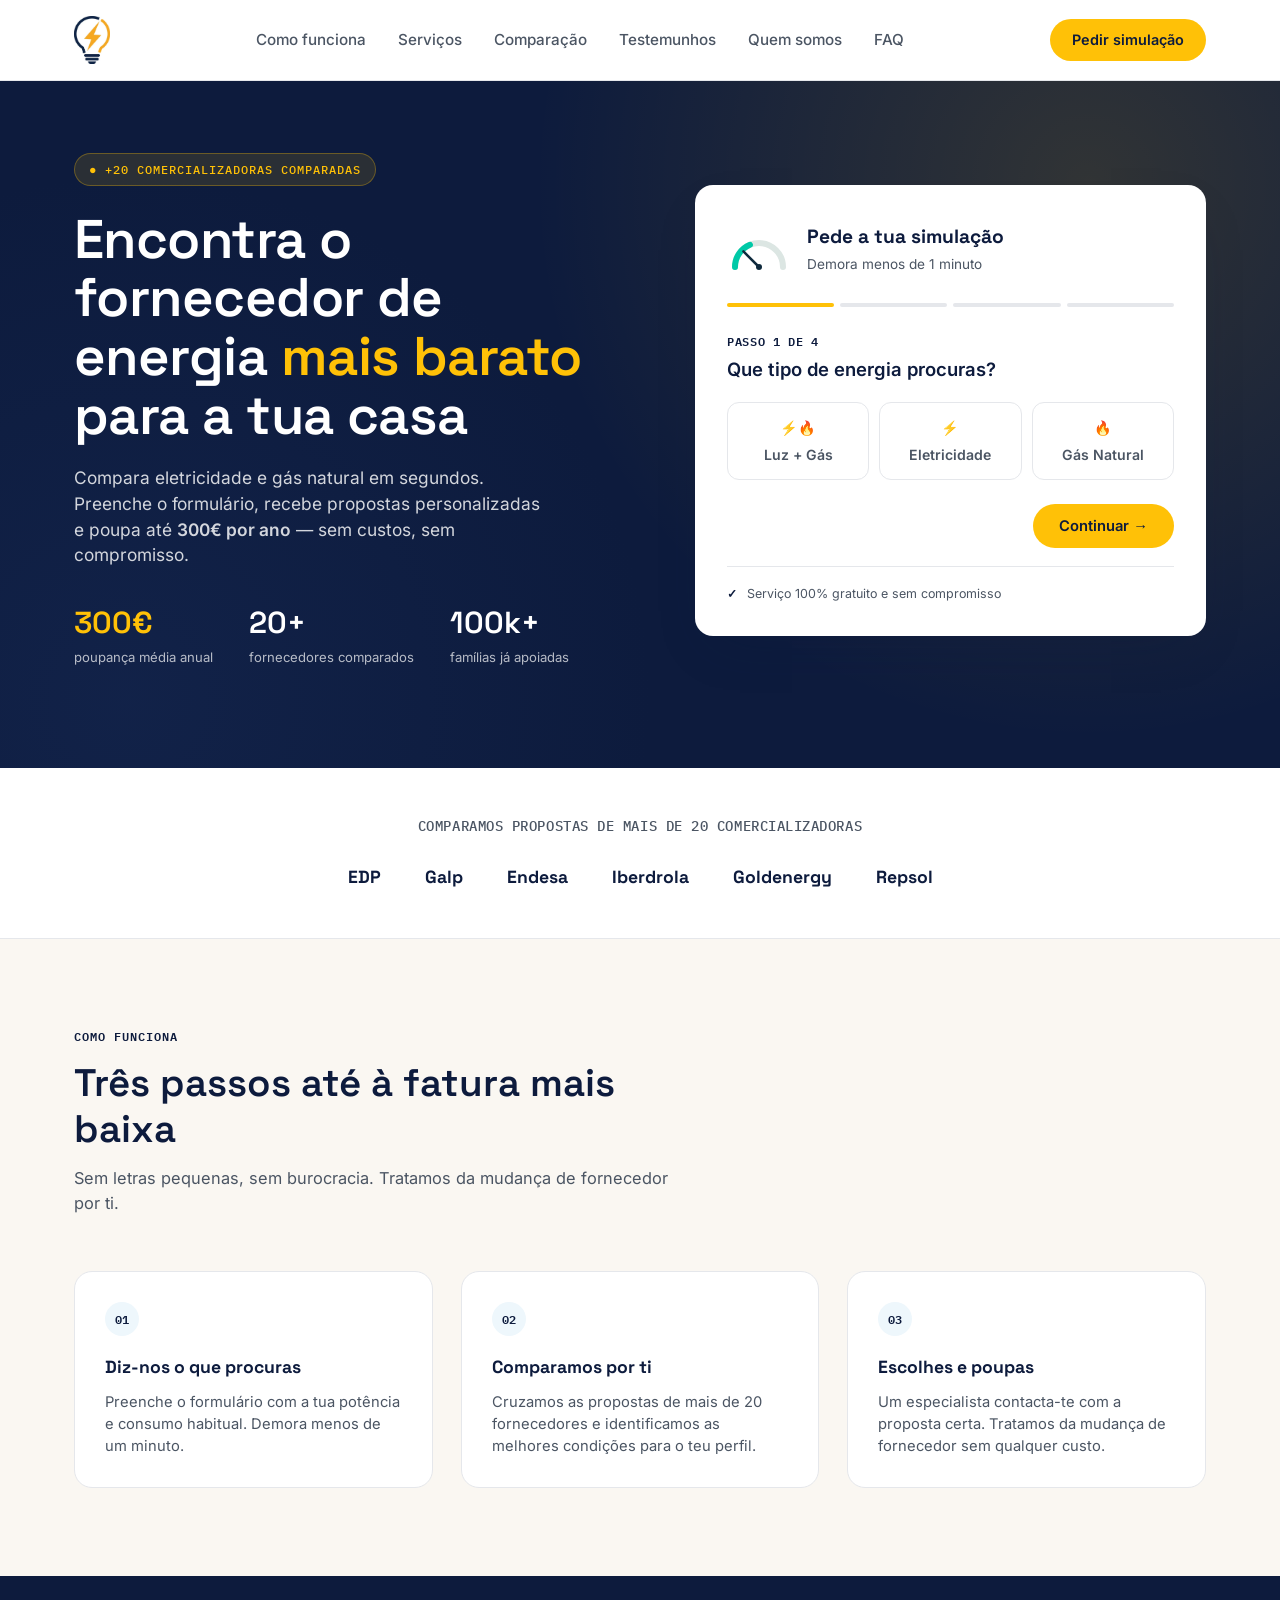
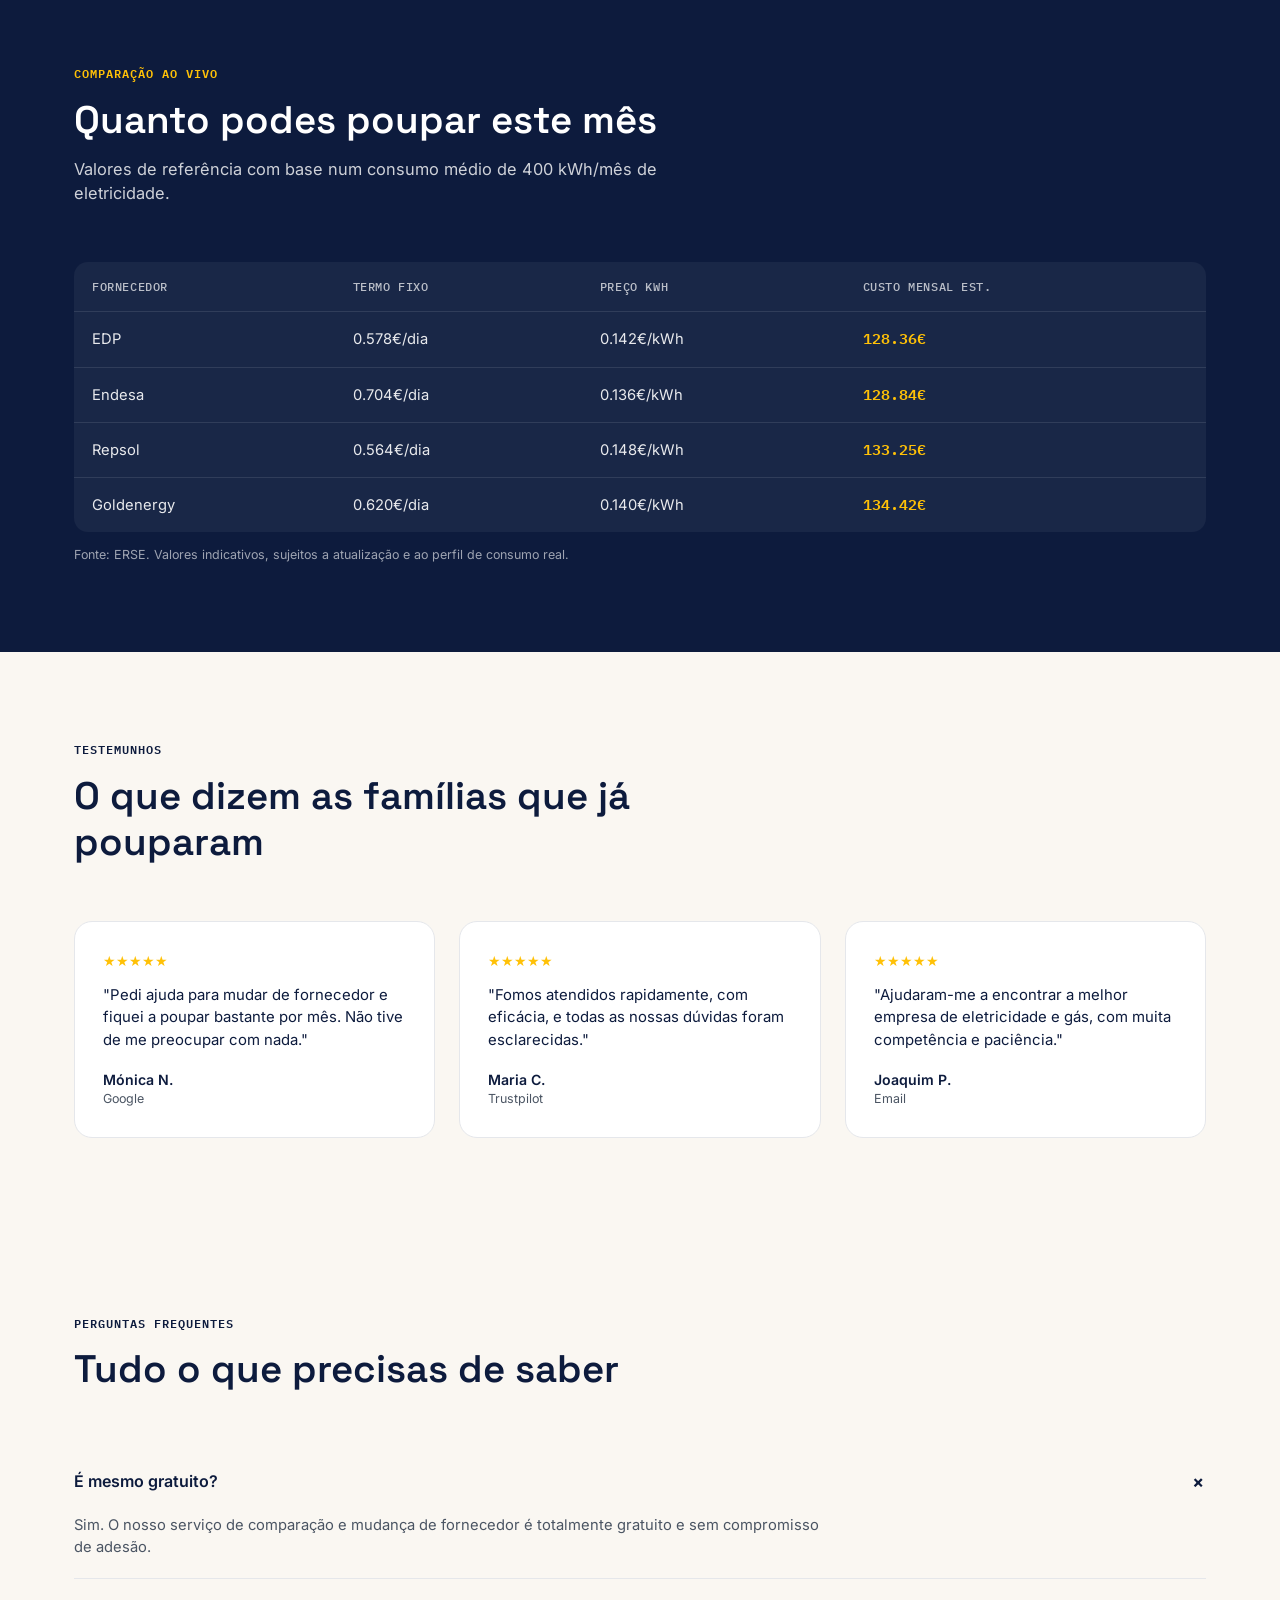
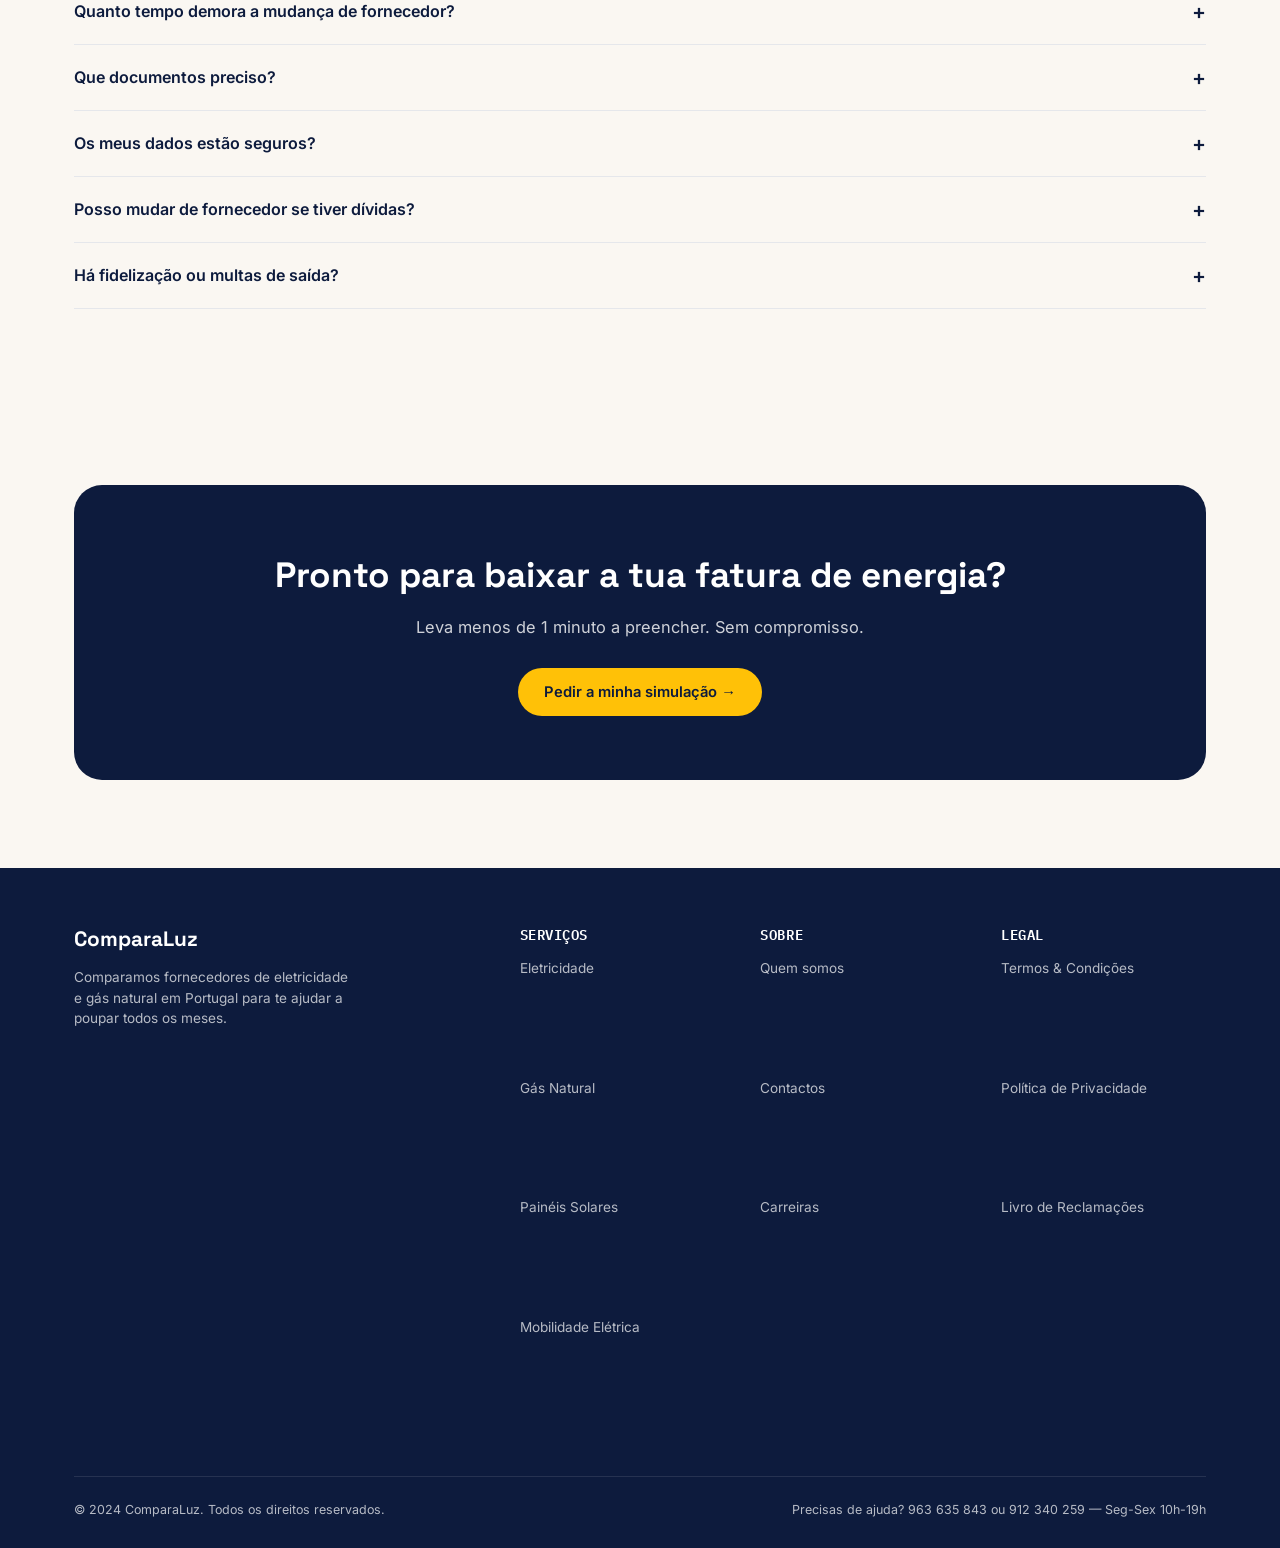
<file: index.html>
<!DOCTYPE html>
<html lang="pt-PT">
<head>
<meta charset="UTF-8">
<meta name="viewport" content="width=device-width, initial-scale=1.0">
<title>ComparaLuz — Compara fornecedores de energia e poupa até 300€/ano</title>
<meta name="description" content="Compara mais de 20 fornecedores de eletricidade e gás natural em Portugal e poupa até 300€ por ano. Simulação grátis em 1 minuto, sem compromisso.">
<meta name="robots" content="index, follow">
<link rel="canonical" href="https://www.comparaluz.pt/">
<link rel="alternate" hreflang="pt-PT" href="https://www.comparaluz.pt/">
<link rel="alternate" hreflang="x-default" href="https://www.comparaluz.pt/">

<!-- Open Graph -->
<meta property="og:type" content="website">
<meta property="og:site_name" content="ComparaLuz">
<meta property="og:title" content="ComparaLuz — Compara fornecedores de energia e poupa até 300€/ano">
<meta property="og:description" content="Compara mais de 20 fornecedores de eletricidade e gás natural em Portugal e poupa até 300€ por ano. Simulação grátis em 1 minuto, sem compromisso.">
<meta property="og:url" content="https://www.comparaluz.pt/">
<meta property="og:locale" content="pt_PT">

<!-- Twitter / X -->
<meta name="twitter:card" content="summary_large_image">
<meta name="twitter:title" content="ComparaLuz — Compara fornecedores de energia e poupa até 300€/ano">
<meta name="twitter:description" content="Compara mais de 20 fornecedores de eletricidade e gás natural em Portugal e poupa até 300€ por ano.">

<link rel="preload" href="/fonts/SpaceGrotesk-600.woff2" as="font" type="font/woff2" crossorigin>
<link rel="preload" href="/fonts/Inter-400.woff2" as="font" type="font/woff2" crossorigin>
<link rel="stylesheet" href="/css/style.css">
<script src="/js/script.js" defer></script>
<meta name="theme-color" content="#0F2A3D">

<!-- Structured data: Organization -->
<script type="application/ld+json">
{
  "@context": "https://schema.org",
  "@type": "Organization",
  "name": "ComparaLuz",
  "url": "https://www.comparaluz.pt/",
  "logo": "https://www.comparaluz.pt/imagens/logo.webp",
  "description": "Comparador de fornecedores de eletricidade e gás natural em Portugal.",
  "areaServed": {"@type": "Country", "name": "Portugal"},
  "contactPoint": {
    "@type": "ContactPoint",
    "telephone": "+351-211-165-765",
    "contactType": "customer service",
    "availableLanguage": "Portuguese",
    "hoursAvailable": "Mo-Fr 10:00-19:00"
  },
  "sameAs": []
}
</script>

<!-- Structured data: FAQPage -->
<script type="application/ld+json">
{
  "@context": "https://schema.org",
  "@type": "FAQPage",
  "mainEntity": [
    {
      "@type": "Question",
      "name": "É mesmo gratuito?",
      "acceptedAnswer": {"@type": "Answer", "text": "Sim. O nosso serviço de comparação e mudança de fornecedor é totalmente gratuito e sem compromisso de adesão."}
    },
    {
      "@type": "Question",
      "name": "Quanto tempo demora a mudança de fornecedor?",
      "acceptedAnswer": {"@type": "Answer", "text": "A mudança é gratuita e demora, em média, 5 dias úteis, sem interrupção no fornecimento."}
    },
    {
      "@type": "Question",
      "name": "Que documentos preciso?",
      "acceptedAnswer": {"@type": "Answer", "text": "Precisas do NIF do titular, comprovativo de morada, código CPE/CUI e IBAN, caso optes por débito direto."}
    },
    {
      "@type": "Question",
      "name": "Os meus dados estão seguros?",
      "acceptedAnswer": {"@type": "Answer", "text": "Sim. Tratamos os teus dados de acordo com a nossa Política de Privacidade e nunca os partilhamos sem o teu consentimento."}
    }
  ]
}
</script>

<!-- Structured data: WebSite + SearchAction -->
<script type="application/ld+json">
{
  "@context": "https://schema.org",
  "@type": "WebSite",
  "name": "ComparaLuz",
  "url": "https://www.comparaluz.pt/",
  "inLanguage": "pt-PT"
}
</script>
</head>

<body>

<header>
  <div class="header-inner">
    <a href="/" class="logo"><img src="/imagens/logo.webp" alt="ComparaLuz" width="160" height="160" fetchpriority="high"></a>
    <nav class="nav-links" id="navLinks">
      <a href="#como-funciona">Como funciona</a>
      <a href="/paginas/Servicos.html">Serviços</a>
      <a href="#comparacao">Comparação</a>
      <a href="#testemunhos">Testemunhos</a>
      <a href="/paginas/aboutme.html">Quem somos</a>
      <a href="#faq">FAQ</a>
    </nav>
    <a href="#lead-form" class="header-cta">Pedir simulação</a>
    <button type="button" class="nav-toggle" id="navToggle" aria-label="Abrir menu" aria-expanded="false" aria-controls="navLinks">☰</button>
  </div>
</header>
<main>
<section class="hero">
  <div class="wrap hero-grid">
    <div>
      <span class="eyebrow">● +20 comercializadoras comparadas</span>
      <h1>Encontra o fornecedor de energia <span>mais barato</span> para a tua casa</h1>
      <p class="lead">Compara eletricidade e gás natural em segundos. Preenche o formulário, recebe propostas personalizadas e poupa até <strong>300€ por ano</strong> — sem custos, sem compromisso.</p>
      <div class="hero-stats">
        <div class="stat"><div class="num"><em>300€</em></div><div class="label">poupança média anual</div></div>
        <div class="stat"><div class="num">20+</div><div class="label">fornecedores comparados</div></div>
        <div class="stat"><div class="num">100k+</div><div class="label">famílias já apoiadas</div></div>
      </div>
    </div>

    <div class="form-card" id="lead-form">
      <div class="form-head">
        <svg class="gauge" viewBox="0 0 64 64" id="gaugeSvg">
          <path d="M8 50 A24 24 0 1 1 56 50" fill="none" stroke="#DCE6E3" stroke-width="6" stroke-linecap="round"/>
          <path id="gaugeArc" d="M8 50 A24 24 0 1 1 56 50" fill="none" stroke="#00C9A7" stroke-width="6" stroke-linecap="round" stroke-dasharray="113" stroke-dashoffset="113"/>
          <circle cx="32" cy="50" r="3" fill="#0F2A3D"/>
          <line id="gaugeNeedle" x1="32" y1="50" x2="32" y2="28" stroke="#0F2A3D" stroke-width="2.5" stroke-linecap="round" transform="rotate(-90 32 50)"/>
        </svg>
        <div>
          <h2>Pede a tua simulação</h2>
          <p>Demora menos de 1 minuto</p>
        </div>
      </div>

      <div class="progress-track">
        <i class="active" data-step="1"></i>
        <i data-step="2"></i>
        <i data-step="3"></i>
        <i data-step="4"></i>
      </div>

      <form id="leadForm" novalidate>

        <!-- STEP 1 -->
        <div class="step active" data-step="1">
          <span class="step-label">Passo 1 de 4</span>
          <h3>Que tipo de energia procuras?</h3>
          <div class="option-grid three" data-group="tipo_energia">
            <div class="option-card" data-value="Eletricidade + Gás">⚡🔥<span class="icon"></span>Luz + Gás</div>
            <div class="option-card" data-value="Eletricidade">⚡<span class="icon"></span>Eletricidade</div>
            <div class="option-card" data-value="Gás Natural">🔥<span class="icon"></span>Gás Natural</div>
          </div>
          <div class="step-nav" style="justify-content:flex-end; margin-top:24px;">
            <button type="button" class="btn btn-primary" data-next>Continuar →</button>
          </div>
        </div>

        <!-- STEP 2 -->
        <div class="step" data-step="2">
          <span class="step-label">Passo 2 de 4</span>
          <h3>Como é o teu consumo?</h3>
          <div class="field">
            <label for="potencia">Potência contratada</label>
            <select id="potencia">
              <option value="">Seleciona a potência</option>
              <option>1.15 kVA</option>
              <option>2.3 kVA</option>
              <option>3.45 kVA</option>
              <option selected>6.9 kVA</option>
              <option>10.35 kVA</option>
              <option>Não sei</option>
            </select>
          </div>
          <div class="field">
            <label for="fornecedor">Fornecedor atual</label>
            <select id="fornecedor">
              <option value="">Seleciona o fornecedor</option>
              <option>EDP</option>
              <option>Galp</option>
              <option>Endesa</option>
              <option>Iberdrola</option>
              <option>Goldenergy</option>
              <option>Repsol</option>
              <option>Outro / Não sei</option>
            </select>
          </div>
          <div class="step-nav">
            <button type="button" class="btn btn-ghost" data-prev>← Voltar</button>
            <button type="button" class="btn btn-primary" data-next>Continuar →</button>
          </div>
        </div>

        <!-- STEP 3 -->
        <div class="step" data-step="3">
          <span class="step-label">Passo 3 de 4</span>
          <h3>Os teus dados de contacto</h3>
          <div class="field-row">
            <div class="field">
              <label for="nome">Nome</label>
              <input type="text" id="nome" placeholder="O teu nome" required>
            </div>
            <div class="field">
              <label for="telefone">Telemóvel</label>
              <input type="tel" id="telefone" placeholder="9XX XXX XXX" required>
            </div>
          </div>
          <div class="field">
            <label for="email">Email</label>
            <input type="email" id="email" placeholder="nome@email.com" required>
          </div>
          <div class="field">
            <label for="cp">Código Postal</label>
            <input type="text" id="cp" placeholder="0000-000">
          </div>
          <div class="step-nav">
            <button type="button" class="btn btn-ghost" data-prev>← Voltar</button>
            <button type="button" class="btn btn-primary" data-next>Continuar →</button>
          </div>
        </div>

        <!-- STEP 4 -->
        <div class="step" data-step="4">
          <span class="step-label">Passo 4 de 4</span>
          <h3>Confirma e envia</h3>
          <p style="font-size:0.88rem; color:var(--ink-soft); margin-bottom:16px;">Resumo do teu pedido: <strong id="resumoTexto" style="color:var(--navy);"></strong></p>
          <div class="checkbox-row">
            <input type="checkbox" id="termos" required>
            <label for="termos">Aceito os <a href="#">Termos e Condições</a> e a <a href="#">Política de Privacidade</a>, e autorizo o contacto por um especialista ComparaLuz.</label>
          </div>
          <div class="step-nav">
            <button type="button" class="btn btn-ghost" data-prev>← Voltar</button>
            <button type="submit" class="btn btn-primary btn-full" id="submitBtn" disabled>Receber a minha simulação</button>
          </div>
        </div>

      </form>

      <div class="success-box" id="successBox">
        <div class="check">✓</div>
        <h3>Pedido recebido!</h3>
        <p>Um dos nossos especialistas vai contactar-te em breve com a melhor proposta para a tua casa.</p>
      </div>

      <div class="trust-row">
        <span class="tick">✓</span> Serviço 100% gratuito e sem compromisso
      </div>
    </div>
  </div>
</section>

<section class="logos-section">
  <div class="wrap">
    <p>Comparamos propostas de mais de 20 comercializadoras</p>
    <div class="logos-row">
      <span>EDP</span><span>Galp</span><span>Endesa</span><span>Iberdrola</span><span>Goldenergy</span><span>Repsol</span>
    </div>
  </div>
</section>

<section class="section" id="como-funciona">
  <div class="wrap">
    <div class="section-head">
      <span class="eyebrow-lite">Como funciona</span>
      <h2>Três passos até à fatura mais baixa</h2>
      <p>Sem letras pequenas, sem burocracia. Tratamos da mudança de fornecedor por ti.</p>
    </div>
    <div class="steps-grid">
      <div class="step-card">
        <div class="step-num">01</div>
        <h3>Diz-nos o que procuras</h3>
        <p>Preenche o formulário com a tua potência e consumo habitual. Demora menos de um minuto.</p>
      </div>
      <div class="step-card">
        <div class="step-num">02</div>
        <h3>Comparamos por ti</h3>
        <p>Cruzamos as propostas de mais de 20 fornecedores e identificamos as melhores condições para o teu perfil.</p>
      </div>
      <div class="step-card">
        <div class="step-num">03</div>
        <h3>Escolhes e poupas</h3>
        <p>Um especialista contacta-te com a proposta certa. Tratamos da mudança de fornecedor sem qualquer custo.</p>
      </div>
    </div>
  </div>
</section>

<section class="table-section" id="comparacao">
  <div class="wrap">
    <div class="section-head">
      <span class="eyebrow-lite">Comparação ao vivo</span>
      <h2>Quanto podes poupar este mês</h2>
      <p>Valores de referência com base num consumo médio de 400 kWh/mês de eletricidade.</p>
    </div>
    <div class="table-wrap">
      <table class="compare-table">
        <thead>
          <tr><th>Fornecedor</th><th>Termo fixo</th><th>Preço kWh</th><th>Custo mensal est.</th></tr>
        </thead>
        <tbody>
          <tr><td>EDP</td><td>0.578€/dia</td><td>0.142€/kWh</td><td class="tag">128.36€</td></tr>
          <tr><td>Endesa</td><td>0.704€/dia</td><td>0.136€/kWh</td><td class="tag">128.84€</td></tr>
          <tr><td>Repsol</td><td>0.564€/dia</td><td>0.148€/kWh</td><td class="tag">133.25€</td></tr>
          <tr><td>Goldenergy</td><td>0.620€/dia</td><td>0.140€/kWh</td><td class="tag">134.42€</td></tr>
        </tbody>
      </table>
    </div>
    <p class="table-note">Fonte: ERSE. Valores indicativos, sujeitos a atualização e ao perfil de consumo real.</p>
  </div>
</section>

<section class="section" id="testemunhos">
  <div class="wrap">
    <div class="section-head">
      <span class="eyebrow-lite">Testemunhos</span>
      <h2>O que dizem as famílias que já pouparam</h2>
    </div>
    <div class="testi-grid">
      <div class="testi-card">
        <div class="stars">★★★★★</div>
        <p>"Pedi ajuda para mudar de fornecedor e fiquei a poupar bastante por mês. Não tive de me preocupar com nada."</p>
        <div class="testi-name">Mónica N.</div>
        <div class="testi-source">Google</div>
      </div>
      <div class="testi-card">
        <div class="stars">★★★★★</div>
        <p>"Fomos atendidos rapidamente, com eficácia, e todas as nossas dúvidas foram esclarecidas."</p>
        <div class="testi-name">Maria C.</div>
        <div class="testi-source">Trustpilot</div>
      </div>
      <div class="testi-card">
        <div class="stars">★★★★★</div>
        <p>"Ajudaram-me a encontrar a melhor empresa de eletricidade e gás, com muita competência e paciência."</p>
        <div class="testi-name">Joaquim P.</div>
        <div class="testi-source">Email</div>
      </div>
    </div>
  </div>
</section>

<section class="section" id="faq">
  <div class="wrap">
    <div class="section-head">
      <span class="eyebrow-lite">Perguntas frequentes</span>
      <h2>Tudo o que precisas de saber</h2>
    </div>
    <div class="faq-list">
      <div class="faq-item open">
        <button class="faq-q">É mesmo gratuito? <span class="plus">+</span></button>
        <div class="faq-a">Sim. O nosso serviço de comparação e mudança de fornecedor é totalmente gratuito e sem compromisso de adesão.</div>
      </div>
      <div class="faq-item">
        <button class="faq-q">Quanto tempo demora a mudança de fornecedor? <span class="plus">+</span></button>
        <div class="faq-a">A mudança é gratuita e demora, em média, 5 dias úteis, sem interrupção no fornecimento.</div>
      </div>
      <div class="faq-item">
        <button class="faq-q">Que documentos preciso? <span class="plus">+</span></button>
        <div class="faq-a">Precisas do NIF do titular, comprovativo de morada, código CPE/CUI e IBAN, caso optes por débito direto.</div>
      </div>
      <div class="faq-item">
        <button class="faq-q">Os meus dados estão seguros? <span class="plus">+</span></button>
        <div class="faq-a">Sim. Tratamos os teus dados de acordo com a nossa Política de Privacidade e nunca os partilhamos sem o teu consentimento.</div>
      </div>
      <div class="faq-item">
        <button class="faq-q">Posso mudar de fornecedor se tiver dívidas? <span class="plus">+</span></button>
        <div class="faq-a">Sim. Dívidas com o fornecedor atual não impedem a mudança — o contrato novo pode ser feito em paralelo e as dívidas são resolvidas à parte.</div>
      </div>
      <div class="faq-item">
        <button class="faq-q">Há fidelização ou multas de saída? <span class="plus">+</span></button>
        <div class="faq-a">Depende do contrato atual. A maioria dos contratos de índice regulado não tem fidelização; indicamos sempre eventuais custos de saída antes de avançar.</div>
      </div>
    </div>
  </div>
</section>

<section class="section">
  <div class="wrap">
    <div class="final-cta">
      <h2>Pronto para baixar a tua fatura de energia?</h2>
      <p>Leva menos de 1 minuto a preencher. Sem compromisso.</p>
      <a href="#lead-form" class="btn btn-primary">Pedir a minha simulação →</a>
    </div>
  </div>
</section>

</main>

<footer>
  <div class="wrap">
    <div class="footer-grid">
      <div>
        <div class="footer-logo">ComparaLuz</div>
        <p style="max-width:280px; font-size:0.85rem;">Comparamos fornecedores de eletricidade e gás natural em Portugal para te ajudar a poupar todos os meses.</p>
      </div>
      <div>
        <h3>Serviços</h3>
        <ul>
          <li><a href="/paginas/Servicos.html">Eletricidade</a></li>
          <li><a href="/paginas/Servicos.html">Gás Natural</a></li>
          <li><a href="/paginas/Servicos.html">Painéis Solares</a></li>
          <li><a href="/paginas/Servicos.html">Mobilidade Elétrica</a></li>
        </ul>
      </div>
      <div>
        <h3>Sobre</h3>
        <ul>
          <li><a href="/paginas/aboutme.html">Quem somos</a></li>
          <li><a href="/paginas/aboutme.html">Contactos</a></li>
          <li><a href="/paginas/aboutme.html">Carreiras</a></li>
        </ul>
      </div>
      <div>
        <h3>Legal</h3>
        <ul>
          <li><a href="#">Termos & Condições</a></li>
          <li><a href="#">Política de Privacidade</a></li>
          <li><a href="#">Livro de Reclamações</a></li>
        </ul>
      </div>
    </div>
    <div class="footer-bottom">
      <span>© 2024 ComparaLuz. Todos os direitos reservados.</span>
      <span>Precisas de ajuda? 963 635 843 ou 912 340 259 — Seg-Sex 10h-19h</span>
    </div>
  </div>
</footer>

</body>
</html>
</file>
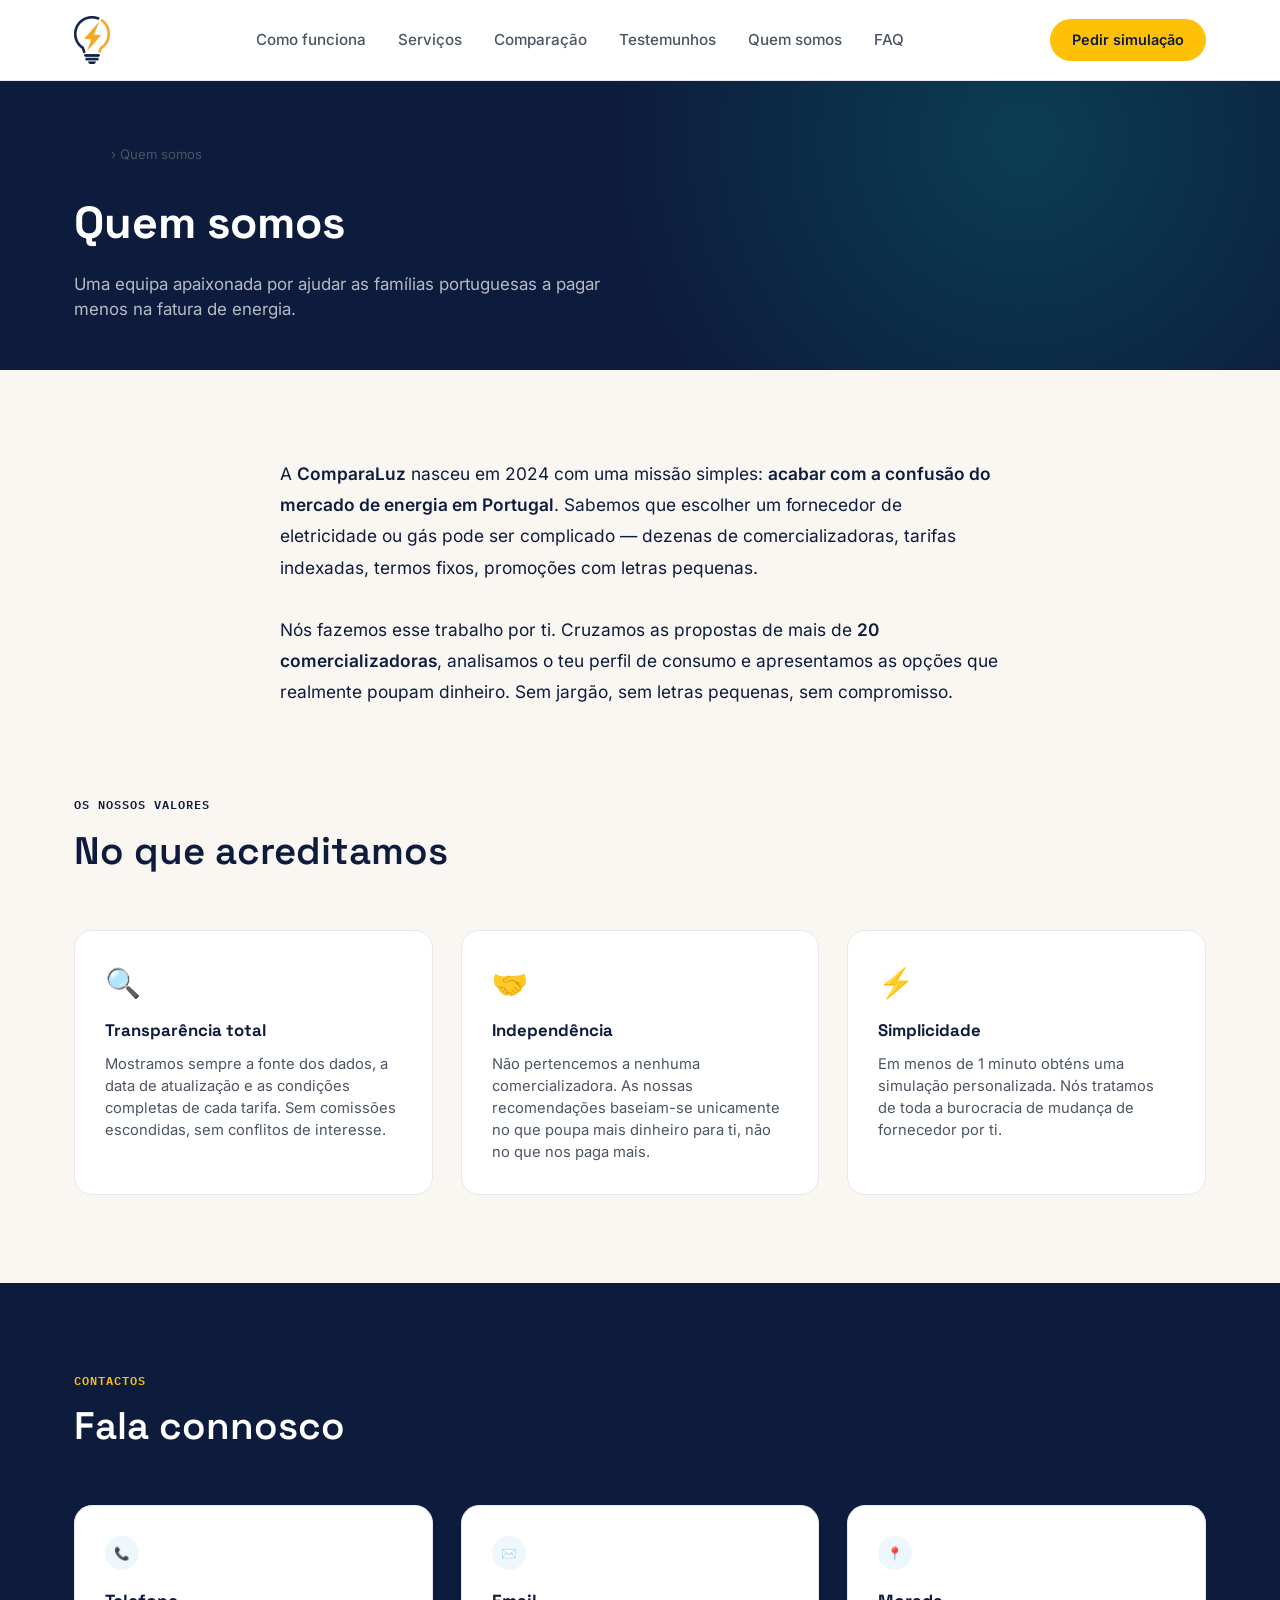
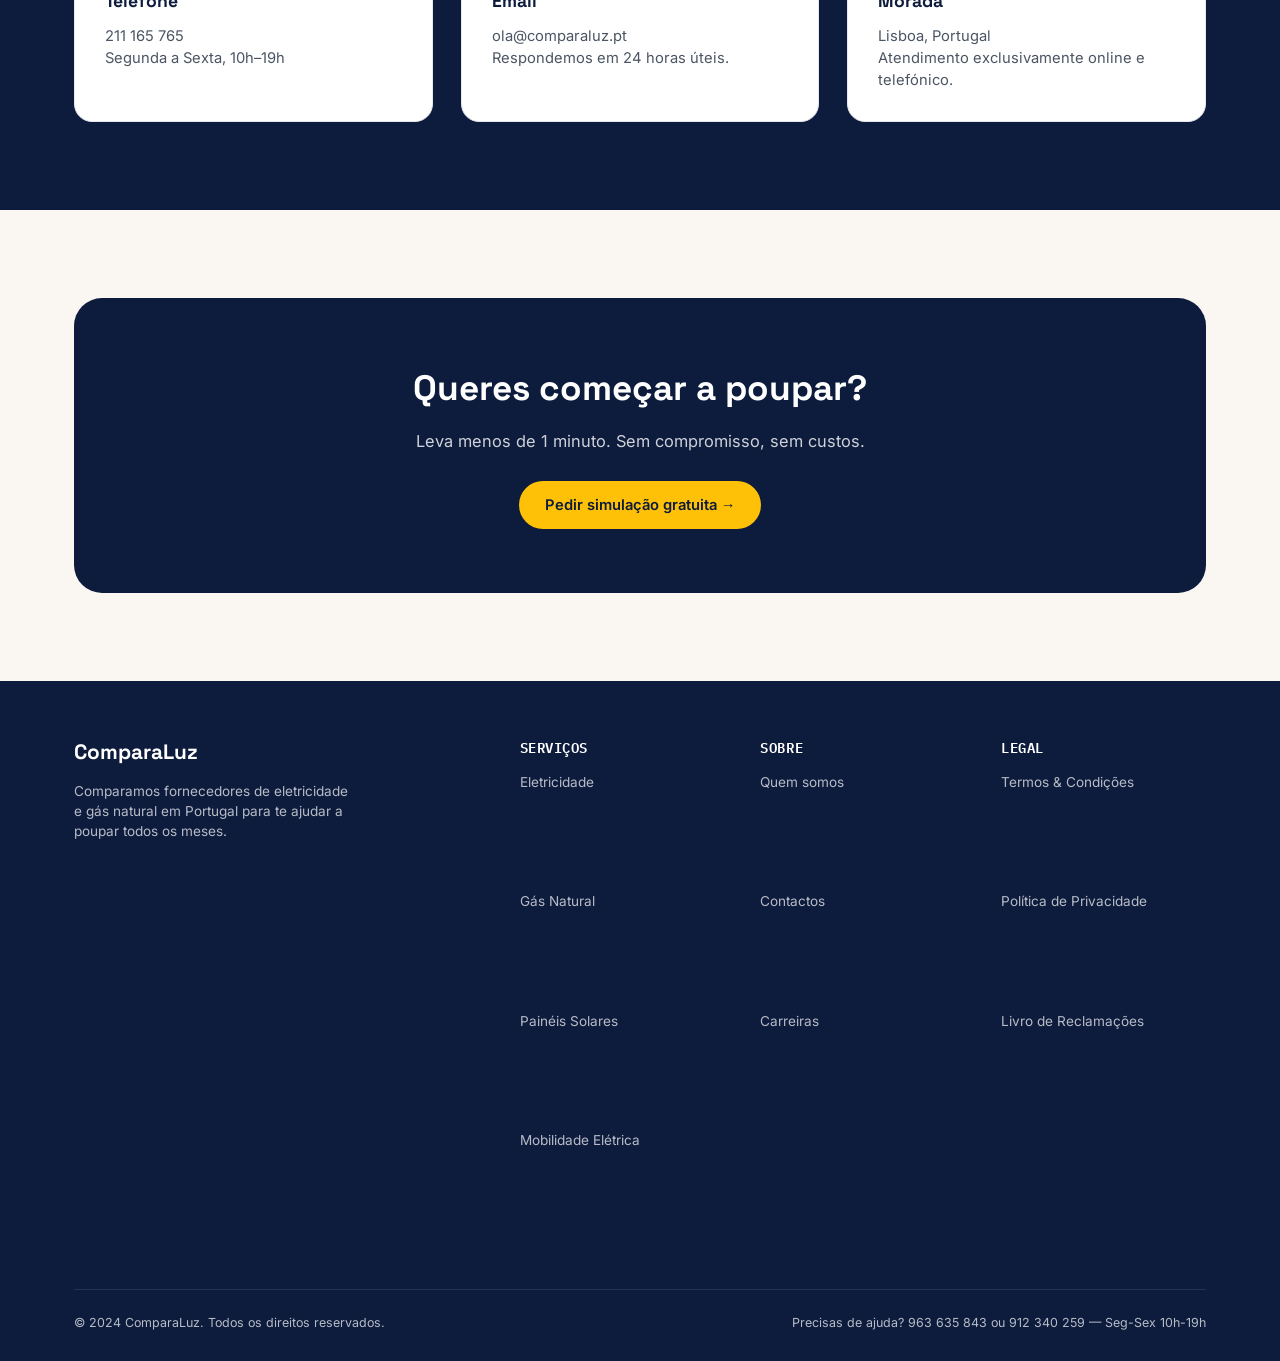
<file: paginas/aboutme.html>
<!DOCTYPE html>
<html lang="pt-PT">
<head>
<meta charset="UTF-8">
<meta name="viewport" content="width=device-width, initial-scale=1.0">
<title>Quem Somos — ComparaLuz | Comparador de Energia em Portugal</title>
<meta name="description" content="Conhece a ComparaLuz: a nossa missão, valores e equipa. Ajudamos milhares de famílias portuguesas a poupar na fatura de energia todos os meses.">
<meta name="robots" content="index, follow">
<link rel="canonical" href="https://www.comparaluz.pt/paginas/aboutme.html">

<!-- Open Graph -->
<meta property="og:type" content="website">
<meta property="og:site_name" content="ComparaLuz">
<meta property="og:title" content="Quem Somos | ComparaLuz">
<meta property="og:description" content="A nossa missão: ajudar as famílias portuguesas a poupar na fatura de energia.">
<meta property="og:url" content="https://www.comparaluz.pt/paginas/aboutme.html">
<meta property="og:locale" content="pt_PT">

<!-- Twitter -->
<meta name="twitter:card" content="summary_large_image">
<meta name="twitter:title" content="Quem Somos | ComparaLuz">
<meta name="twitter:description" content="A nossa missão: ajudar as famílias portuguesas a poupar na fatura de energia.">

<!-- Structured data: AboutPage -->
<script type="application/ld+json">
{
  "@context": "https://schema.org",
  "@type": "AboutPage",
  "name": "Quem Somos — ComparaLuz",
  "url": "https://www.comparaluz.pt/paginas/aboutme.html",
  "mainEntity": {
    "@type": "Organization",
    "name": "ComparaLuz",
    "url": "https://www.comparaluz.pt/",
    "description": "Comparador independente de fornecedores de energia em Portugal.",
    "foundingDate": "2024",
    "numberOfEmployees": {"@type": "QuantitativeValue", "value": 15}
  }
}
</script>

<!-- Structured data: BreadcrumbList -->
<script type="application/ld+json">
{
  "@context": "https://schema.org",
  "@type": "BreadcrumbList",
  "itemListElement": [
    {"@type": "ListItem", "position": 1, "name": "Início", "item": "https://www.comparaluz.pt/"},
    {"@type": "ListItem", "position": 2, "name": "Quem Somos", "item": "https://www.comparaluz.pt/paginas/aboutme.html"}
  ]
}
</script>

<link rel="preload" href="/fonts/SpaceGrotesk-600.woff2" as="font" type="font/woff2" crossorigin>
<link rel="preload" href="/fonts/Inter-400.woff2" as="font" type="font/woff2" crossorigin>
<link rel="stylesheet" href="/css/style.css">
<script src="/js/script.js" defer></script>
<meta name="theme-color" content="#0F2A3D">

<style>
  .subpage-hero{background:var(--navy);padding:64px 0 48px;position:relative;overflow:hidden;}
  .subpage-hero::before{content:'';position:absolute;inset:0;background:radial-gradient(circle at 80% 20%,rgba(0,201,167,.2),transparent 40%);pointer-events:none;}
  .subpage-hero h1{font-family:var(--font-display);color:white;font-size:clamp(2rem,4vw,2.8rem);position:relative;z-index:2;margin-bottom:16px;}
  .subpage-hero p{color:rgba(255,255,255,.7);max-width:560px;position:relative;z-index:2;font-size:1.05rem;}
  .breadcrumbs{font-size:.82rem;color:var(--ink-soft);margin-bottom:24px;position:relative;z-index:2;}
  .breadcrumbs a{color:var(--teal);}
  .breadcrumbs a:hover{text-decoration:underline;}
  .values-grid{display:grid;grid-template-columns:repeat(3,1fr);gap:28px;margin-top:48px;}
  @media(max-width:860px){.values-grid{grid-template-columns:1fr;}}
  .value-card{background:white;border:1px solid var(--line);border-radius:var(--radius);padding:30px;}
  .value-card .icon{font-size:1.8rem;margin-bottom:14px;}
  .value-card h3{font-family:var(--font-display);color:var(--navy);font-size:1.05rem;margin-bottom:10px;}
  .value-card p{color:var(--ink-soft);font-size:.92rem;}
  .mission-text{max-width:720px;margin:0 auto;font-size:1.08rem;line-height:1.8;color:var(--ink);}
  .mission-text strong{color:var(--navy);}
</style>
</head>

<body>

<header>
  <div class="header-inner">
    <a href="/" class="logo"><img src="/imagens/logo.webp" alt="ComparaLuz" width="160" height="160"></a>
    <nav class="nav-links" id="navLinks">
      <a href="/#como-funciona">Como funciona</a>
      <a href="/paginas/Servicos.html">Serviços</a>
      <a href="/#comparacao">Comparação</a>
      <a href="/#testemunhos">Testemunhos</a>
      <a href="/paginas/aboutme.html">Quem somos</a>
      <a href="/#faq">FAQ</a>
    </nav>
    <a href="/#lead-form" class="header-cta">Pedir simulação</a>
    <button type="button" class="nav-toggle" id="navToggle" aria-label="Abrir menu" aria-expanded="false" aria-controls="navLinks">☰</button>
  </div>
</header>
<main>

<section class="subpage-hero">
  <div class="wrap">
    <nav class="breadcrumbs" aria-label="Breadcrumb">
      <a href="/">Início</a> &rsaquo; Quem somos
    </nav>
    <h1>Quem somos</h1>
    <p>Uma equipa apaixonada por ajudar as famílias portuguesas a pagar menos na fatura de energia.</p>
  </div>
</section>

<section class="section">
  <div class="wrap">
    <div class="mission-text">
      <p>A <strong>ComparaLuz</strong> nasceu em 2024 com uma missão simples: <strong>acabar com a confusão do mercado de energia em Portugal</strong>. Sabemos que escolher um fornecedor de eletricidade ou gás pode ser complicado — dezenas de comercializadoras, tarifas indexadas, termos fixos, promoções com letras pequenas.</p>
      <br>
      <p>Nós fazemos esse trabalho por ti. Cruzamos as propostas de mais de <strong>20 comercializadoras</strong>, analisamos o teu perfil de consumo e apresentamos as opções que realmente poupam dinheiro. Sem jargão, sem letras pequenas, sem compromisso.</p>
    </div>
  </div>
</section>

<section class="section" style="padding-top:0;">
  <div class="wrap">
    <div class="section-head">
      <span class="eyebrow-lite">Os nossos valores</span>
      <h2>No que acreditamos</h2>
    </div>
    <div class="values-grid">

      <div class="value-card">
        <div class="icon">🔍</div>
        <h3>Transparência total</h3>
        <p>Mostramos sempre a fonte dos dados, a data de atualização e as condições completas de cada tarifa. Sem comissões escondidas, sem conflitos de interesse.</p>
      </div>

      <div class="value-card">
        <div class="icon">🤝</div>
        <h3>Independência</h3>
        <p>Não pertencemos a nenhuma comercializadora. As nossas recomendações baseiam-se unicamente no que poupa mais dinheiro para ti, não no que nos paga mais.</p>
      </div>

      <div class="value-card">
        <div class="icon">⚡</div>
        <h3>Simplicidade</h3>
        <p>Em menos de 1 minuto obténs uma simulação personalizada. Nós tratamos de toda a burocracia de mudança de fornecedor por ti.</p>
      </div>

    </div>
  </div>
</section>

<section class="table-section">
  <div class="wrap">
    <div class="section-head">
      <span class="eyebrow-lite">Contactos</span>
      <h2>Fala connosco</h2>
    </div>
    <div class="steps-grid">
      <div class="step-card">
        <div class="step-num">📞</div>
        <h3>Telefone</h3>
        <p>211 165 765<br>Segunda a Sexta, 10h–19h</p>
      </div>
      <div class="step-card">
        <div class="step-num">✉️</div>
        <h3>Email</h3>
        <p>ola@comparaluz.pt<br>Respondemos em 24 horas úteis.</p>
      </div>
      <div class="step-card">
        <div class="step-num">📍</div>
        <h3>Morada</h3>
        <p>Lisboa, Portugal<br>Atendimento exclusivamente online e telefónico.</p>
      </div>
    </div>
  </div>
</section>

<section class="section">
  <div class="wrap">
    <div class="final-cta">
      <h2>Queres começar a poupar?</h2>
      <p>Leva menos de 1 minuto. Sem compromisso, sem custos.</p>
      <a href="/#lead-form" class="btn btn-primary">Pedir simulação gratuita →</a>
    </div>
  </div>
</section>

</main>

<footer>
  <div class="wrap">
    <div class="footer-grid">
      <div>
        <div class="footer-logo">ComparaLuz</div>
        <p style="max-width:280px; font-size:0.85rem;">Comparamos fornecedores de eletricidade e gás natural em Portugal para te ajudar a poupar todos os meses.</p>
      </div>
      <div>
        <h3>Serviços</h3>
        <ul>
          <li><a href="/paginas/Servicos.html">Eletricidade</a></li>
          <li><a href="/paginas/Servicos.html">Gás Natural</a></li>
          <li><a href="/paginas/Servicos.html">Painéis Solares</a></li>
          <li><a href="/paginas/Servicos.html">Mobilidade Elétrica</a></li>
        </ul>
      </div>
      <div>
        <h3>Sobre</h3>
        <ul>
          <li><a href="/paginas/aboutme.html">Quem somos</a></li>
          <li><a href="/paginas/aboutme.html">Contactos</a></li>
          <li><a href="/paginas/aboutme.html">Carreiras</a></li>
        </ul>
      </div>
      <div>
        <h3>Legal</h3>
        <ul>
          <li><a href="#">Termos &amp; Condições</a></li>
          <li><a href="#">Política de Privacidade</a></li>
          <li><a href="#">Livro de Reclamações</a></li>
        </ul>
      </div>
    </div>
    <div class="footer-bottom">
      <span>© 2024 ComparaLuz. Todos os direitos reservados.</span>
      <span>Precisas de ajuda? 963 635 843 ou 912 340 259 — Seg-Sex 10h-19h</span>
    </div>
  </div>
</footer>

</body>
</html>
</file>
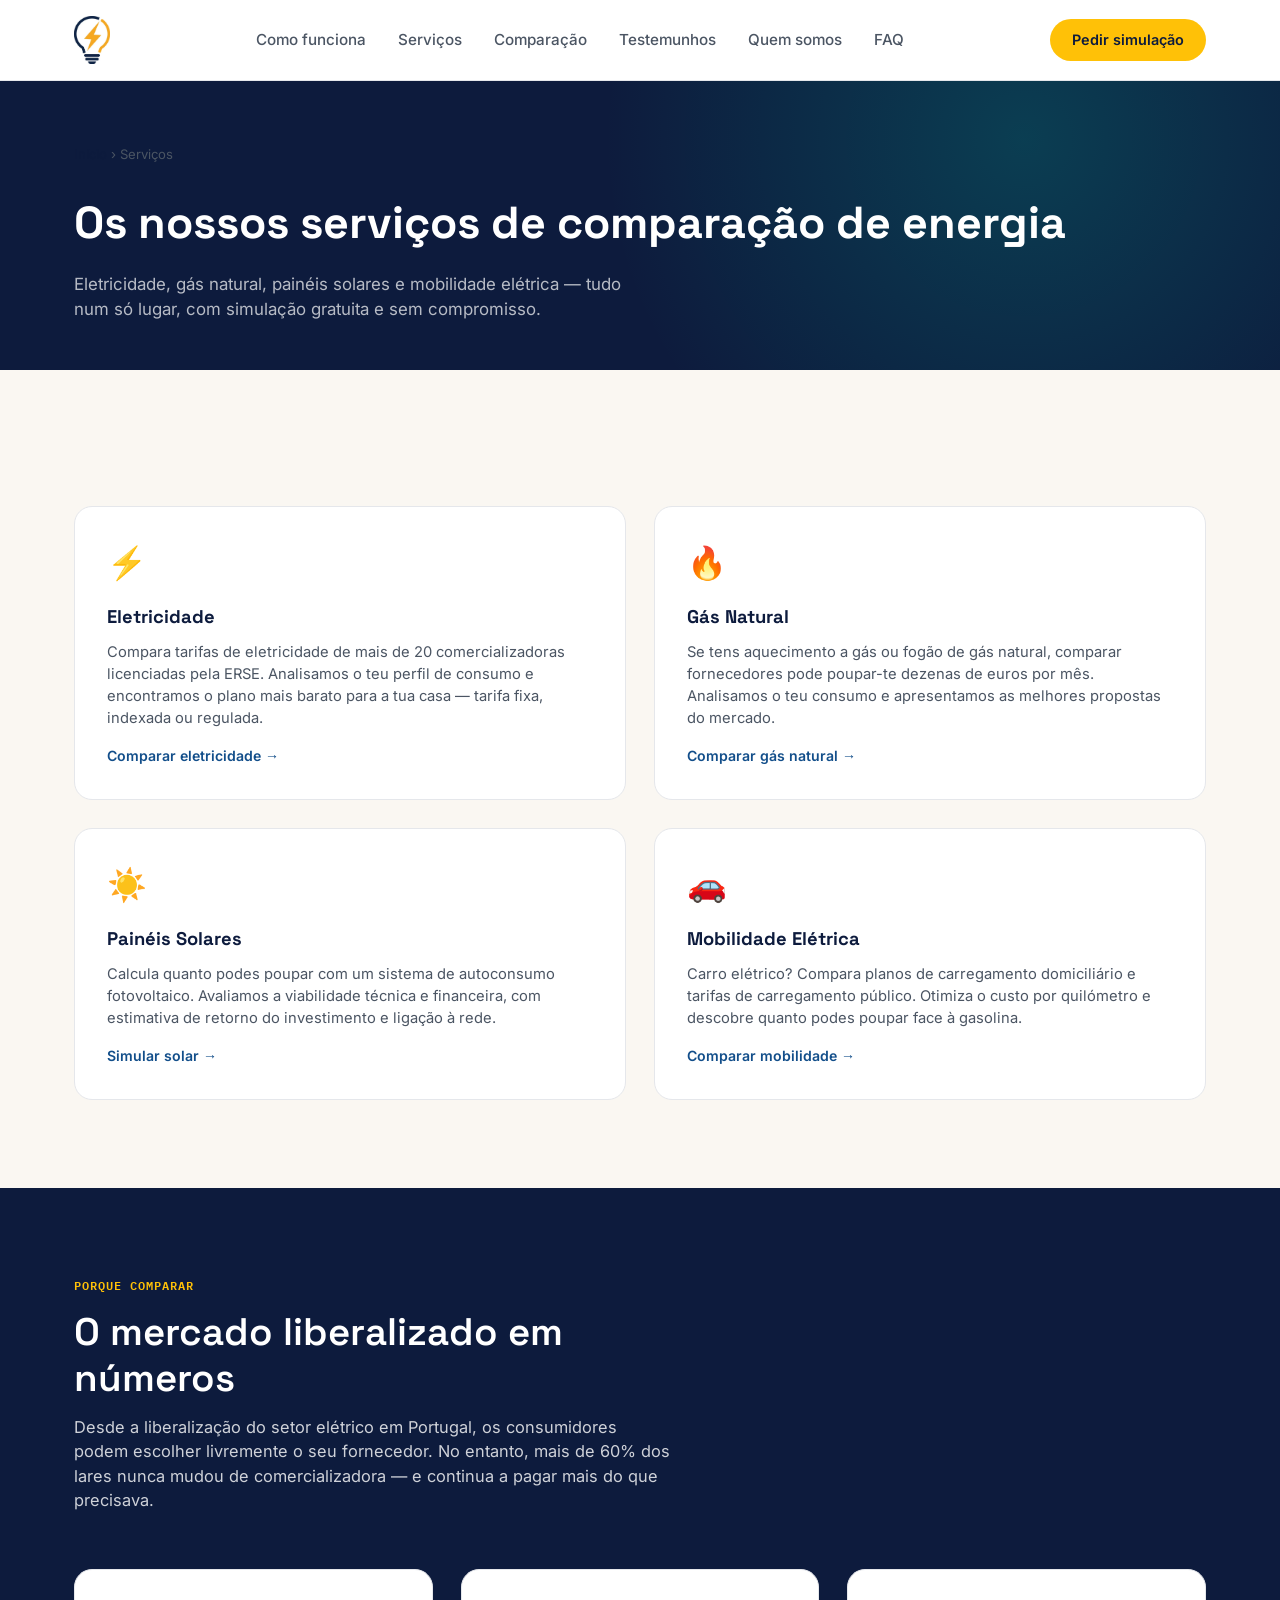
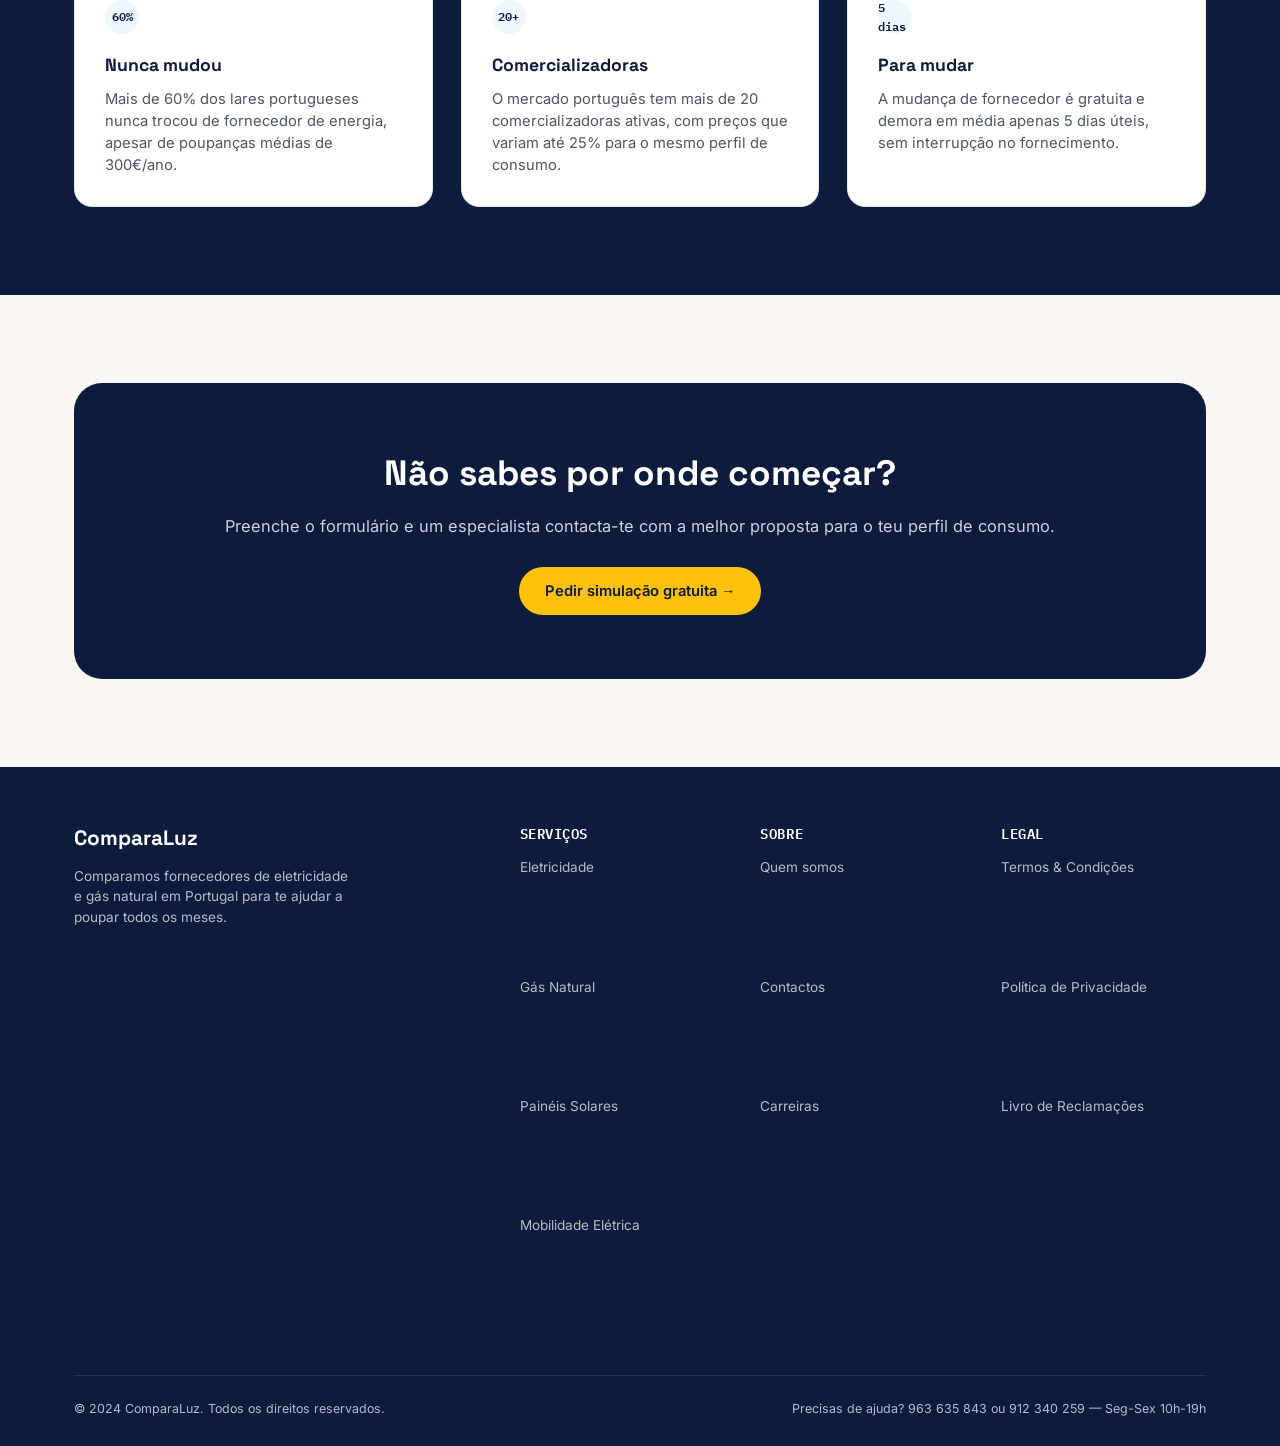
<file: paginas/Servicos.html>
<!DOCTYPE html>
<html lang="pt-PT">
<head>
<meta charset="UTF-8">
<meta name="viewport" content="width=device-width, initial-scale=1.0">
<title>Serviços de Comparação de Energia — Eletricidade, Gás e Solar | ComparaLuz</title>
<meta name="description" content="Compara eletricidade, gás natural, painéis solares e mobilidade elétrica em Portugal. Encontra a tarifa mais barata para a tua casa com simulação gratuita em 1 minuto.">
<meta name="robots" content="index, follow">
<link rel="canonical" href="https://www.comparaluz.pt/paginas/Servicos.html">

<!-- Open Graph -->
<meta property="og:type" content="website">
<meta property="og:site_name" content="ComparaLuz">
<meta property="og:title" content="Serviços de Comparação de Energia | ComparaLuz">
<meta property="og:description" content="Eletricidade, gás natural, painéis solares e mobilidade elétrica — compara todas as opções e poupa até 300€/ano.">
<meta property="og:url" content="https://www.comparaluz.pt/paginas/Servicos.html">
<meta property="og:locale" content="pt_PT">

<!-- Twitter -->
<meta name="twitter:card" content="summary_large_image">
<meta name="twitter:title" content="Serviços de Comparação de Energia | ComparaLuz">
<meta name="twitter:description" content="Eletricidade, gás, solar e mobilidade — compara tudo num só lugar.">

<!-- Structured data: Service -->
<script type="application/ld+json">
{
  "@context": "https://schema.org",
  "@type": "Service",
  "name": "Comparação de Fornecedores de Energia",
  "provider": {
    "@type": "Organization",
    "name": "ComparaLuz",
    "url": "https://www.comparaluz.pt/"
  },
  "areaServed": {"@type": "Country", "name": "Portugal"},
  "serviceType": ["Eletricidade", "Gás Natural", "Painéis Solares", "Mobilidade Elétrica"],
  "description": "Plataforma gratuita de comparação de tarifas de energia para consumidores residenciais em Portugal.",
  "offers": {
    "@type": "Offer",
    "price": "0",
    "priceCurrency": "EUR",
    "description": "Serviço de comparação gratuito e sem compromisso."
  }
}
</script>

<!-- Structured data: BreadcrumbList -->
<script type="application/ld+json">
{
  "@context": "https://schema.org",
  "@type": "BreadcrumbList",
  "itemListElement": [
    {"@type": "ListItem", "position": 1, "name": "Início", "item": "https://www.comparaluz.pt/"},
    {"@type": "ListItem", "position": 2, "name": "Serviços", "item": "https://www.comparaluz.pt/paginas/Servicos.html"}
  ]
}
</script>

<link rel="preload" href="/fonts/SpaceGrotesk-600.woff2" as="font" type="font/woff2" crossorigin>
<link rel="preload" href="/fonts/Inter-400.woff2" as="font" type="font/woff2" crossorigin>
<link rel="stylesheet" href="/css/style.css">
<script src="/js/script.js" defer></script>
<meta name="theme-color" content="#0F2A3D">

<style>
  .subpage-hero{background:var(--navy);padding:64px 0 48px;position:relative;overflow:hidden;}
  .subpage-hero::before{content:'';position:absolute;inset:0;background:radial-gradient(circle at 80% 20%,rgba(0,201,167,.2),transparent 40%);pointer-events:none;}
  .subpage-hero h1{font-family:var(--font-display);color:white;font-size:clamp(2rem,4vw,2.8rem);position:relative;z-index:2;margin-bottom:16px;}
  .subpage-hero p{color:rgba(255,255,255,.7);max-width:560px;position:relative;z-index:2;font-size:1.05rem;}
  .service-grid{display:grid;grid-template-columns:repeat(2,1fr);gap:28px;margin-top:48px;}
  @media(max-width:760px){.service-grid{grid-template-columns:1fr;}}
  .service-card{background:white;border:1px solid var(--line);border-radius:var(--radius);padding:32px;transition:box-shadow .2s ease;}
  .service-card:hover{box-shadow:var(--shadow);}
  .service-card .icon{font-size:2rem;margin-bottom:16px;}
  .service-card h3{font-family:var(--font-display);color:var(--navy);font-size:1.15rem;margin-bottom:10px;}
  .service-card p{color:var(--ink-soft);font-size:.92rem;margin-bottom:14px;}
  .service-card a{color:var(--teal-dark);font-weight:600;font-size:.88rem;}
  .service-card a:hover{text-decoration:underline;}
  .breadcrumbs{font-size:.82rem;color:var(--ink-soft);margin-bottom:24px;position:relative;z-index:2;}
  .breadcrumbs a{color:var(--teal);}
  .breadcrumbs a:hover{text-decoration:underline;}
</style>
</head>

<body>

<header>
  <div class="header-inner">
    <a href="/" class="logo"><img src="/imagens/logo.webp" alt="ComparaLuz" width="160" height="160"></a>
    <nav class="nav-links" id="navLinks">
      <a href="/#como-funciona">Como funciona</a>
      <a href="/paginas/Servicos.html">Serviços</a>
      <a href="/#comparacao">Comparação</a>
      <a href="/#testemunhos">Testemunhos</a>
      <a href="/paginas/aboutme.html">Quem somos</a>
      <a href="/#faq">FAQ</a>
    </nav>
    <a href="/#lead-form" class="header-cta">Pedir simulação</a>
    <button type="button" class="nav-toggle" id="navToggle" aria-label="Abrir menu" aria-expanded="false" aria-controls="navLinks">☰</button>
  </div>
</header>
<main>

<section class="subpage-hero">
  <div class="wrap">
    <nav class="breadcrumbs" aria-label="Breadcrumb">
      <a href="/">Início</a> &rsaquo; Serviços
    </nav>
    <h1>Os nossos serviços de comparação de energia</h1>
    <p>Eletricidade, gás natural, painéis solares e mobilidade elétrica — tudo num só lugar, com simulação gratuita e sem compromisso.</p>
  </div>
</section>

<section class="section">
  <div class="wrap">
    <div class="service-grid">

      <div class="service-card">
        <div class="icon">⚡</div>
        <h3>Eletricidade</h3>
        <p>Compara tarifas de eletricidade de mais de 20 comercializadoras licenciadas pela ERSE. Analisamos o teu perfil de consumo e encontramos o plano mais barato para a tua casa — tarifa fixa, indexada ou regulada.</p>
        <a href="/#lead-form">Comparar eletricidade →</a>
      </div>

      <div class="service-card">
        <div class="icon">🔥</div>
        <h3>Gás Natural</h3>
        <p>Se tens aquecimento a gás ou fogão de gás natural, comparar fornecedores pode poupar-te dezenas de euros por mês. Analisamos o teu consumo e apresentamos as melhores propostas do mercado.</p>
        <a href="/#lead-form">Comparar gás natural →</a>
      </div>

      <div class="service-card">
        <div class="icon">☀️</div>
        <h3>Painéis Solares</h3>
        <p>Calcula quanto podes poupar com um sistema de autoconsumo fotovoltaico. Avaliamos a viabilidade técnica e financeira, com estimativa de retorno do investimento e ligação à rede.</p>
        <a href="/#lead-form">Simular solar →</a>
      </div>

      <div class="service-card">
        <div class="icon">🚗</div>
        <h3>Mobilidade Elétrica</h3>
        <p>Carro elétrico? Compara planos de carregamento domiciliário e tarifas de carregamento público. Otimiza o custo por quilómetro e descobre quanto podes poupar face à gasolina.</p>
        <a href="/#lead-form">Comparar mobilidade →</a>
      </div>

    </div>
  </div>
</section>

<section class="table-section">
  <div class="wrap">
    <div class="section-head">
      <span class="eyebrow-lite">Porque comparar</span>
      <h2>O mercado liberalizado em números</h2>
      <p>Desde a liberalização do setor elétrico em Portugal, os consumidores podem escolher livremente o seu fornecedor. No entanto, mais de 60% dos lares nunca mudou de comercializadora — e continua a pagar mais do que precisava.</p>
    </div>
    <div class="steps-grid">
      <div class="step-card">
        <div class="step-num">60%</div>
        <h3>Nunca mudou</h3>
        <p>Mais de 60% dos lares portugueses nunca trocou de fornecedor de energia, apesar de poupanças médias de 300€/ano.</p>
      </div>
      <div class="step-card">
        <div class="step-num">20+</div>
        <h3>Comercializadoras</h3>
        <p>O mercado português tem mais de 20 comercializadoras ativas, com preços que variam até 25% para o mesmo perfil de consumo.</p>
      </div>
      <div class="step-card">
        <div class="step-num">5 dias</div>
        <h3>Para mudar</h3>
        <p>A mudança de fornecedor é gratuita e demora em média apenas 5 dias úteis, sem interrupção no fornecimento.</p>
      </div>
    </div>
  </div>
</section>

<section class="section">
  <div class="wrap">
    <div class="final-cta">
      <h2>Não sabes por onde começar?</h2>
      <p>Preenche o formulário e um especialista contacta-te com a melhor proposta para o teu perfil de consumo.</p>
      <a href="/#lead-form" class="btn btn-primary">Pedir simulação gratuita →</a>
    </div>
  </div>
</section>

</main>

<footer>
  <div class="wrap">
    <div class="footer-grid">
      <div>
        <div class="footer-logo">ComparaLuz</div>
        <p style="max-width:280px; font-size:0.85rem;">Comparamos fornecedores de eletricidade e gás natural em Portugal para te ajudar a poupar todos os meses.</p>
      </div>
      <div>
        <h3>Serviços</h3>
        <ul>
          <li><a href="/paginas/Servicos.html">Eletricidade</a></li>
          <li><a href="/paginas/Servicos.html">Gás Natural</a></li>
          <li><a href="/paginas/Servicos.html">Painéis Solares</a></li>
          <li><a href="/paginas/Servicos.html">Mobilidade Elétrica</a></li>
        </ul>
      </div>
      <div>
        <h3>Sobre</h3>
        <ul>
          <li><a href="/paginas/aboutme.html">Quem somos</a></li>
          <li><a href="/paginas/aboutme.html">Contactos</a></li>
          <li><a href="/paginas/aboutme.html">Carreiras</a></li>
        </ul>
      </div>
      <div>
        <h3>Legal</h3>
        <ul>
          <li><a href="#">Termos &amp; Condições</a></li>
          <li><a href="#">Política de Privacidade</a></li>
          <li><a href="#">Livro de Reclamações</a></li>
        </ul>
      </div>
    </div>
    <div class="footer-bottom">
      <span>© 2024 ComparaLuz. Todos os direitos reservados.</span>
      <span>Precisas de ajuda? 963 635 843 ou 912 340 259 — Seg-Sex 10h-19h</span>
    </div>
  </div>
</footer>

</body>
</html>
</file>
<file: css/style.css>
:root {
  /* ===== PALETA OFICIAL COMPARALUZ ===== */
  --navy: #0D1B3D;        /* Azul Confiança (Principal) */
  --amber: #FFC107;       /* Amarelo Energia (Destaques e CTAs) */
  --amber-hover: #e0a800; /* Amarelo ligeiramente mais escuro para Hover */
  --navy-2: #162954;      /* Variação de azul para cards e fundos secundários */
  
  /* Cores Neutras de Apoio */
  --cream: #FAF7F2;       /* Fundo suave / geral */
  --mint: #eef7fc;        /* Fundo de cards/testemunhos (Azul ultra suave) */
  --ink: #0D1B3D;         /* Texto principal */
  --ink-soft: #4B5563;    /* Texto secundário (leitura confortável) */
  --line: #E5E7EB;        /* Linhas de divisão e bordas refinadas */
  
  /* Outros */
  --teal: #0D1B3D;        /* Mantido conforme seu mapeamento */
  --teal-dark: #124e8a;   /* Mantido conforme seu mapeamento */
  --radius: 18px;
  --shadow: 0 20px 50px -20px rgba(13, 27, 61, 0.25);
  
  /* Tipografia */
  --font-display: 'Space Grotesk', sans-serif;
  --font-body: 'Inter', sans-serif;
  --font-mono: 'IBM Plex Mono', monospace;
}

/* ===== FONTS LOCAL (PageSpeed Otimizado) ===== */
@font-face{
  font-family:'Space Grotesk'; font-style:normal; font-weight:500;
  font-display:swap; src:url('/fonts/SpaceGrotesk-500.woff2') format('woff2');
}
@font-face{
  font-family:'Space Grotesk'; font-style:normal; font-weight:600;
  font-display:swap; src:url('/fonts/SpaceGrotesk-600.woff2') format('woff2');
}
@font-face{
  font-family:'Space Grotesk'; font-style:normal; font-weight:700;
  font-display:swap; src:url('/fonts/SpaceGrotesk-700.woff2') format('woff2');
}
@font-face{
  font-family:'Inter'; font-style:normal; font-weight:400;
  font-display:swap; src:url('/fonts/Inter-400.woff2') format('woff2');
}
@font-face{
  font-family:'Inter'; font-style:normal; font-weight:500;
  font-display:swap; src:url('/fonts/Inter-500.woff2') format('woff2');
}
@font-face{
  font-family:'Inter'; font-style:normal; font-weight:600;
  font-display:swap; src:url('/fonts/Inter-600.woff2') format('woff2');
}
@font-face{
  font-family:'IBM Plex Mono'; font-style:normal; font-weight:500;
  font-display:swap; src:url('/fonts/PlexMono-500.woff2') format('woff2');
}
@font-face{
  font-family:'IBM Plex Mono'; font-style:normal; font-weight:600;
  font-display:swap; src:url('/fonts/PlexMono-600.woff2') format('woff2');
}

/* ===== RESET E BASE ===== */
*{box-sizing:border-box; margin:0; padding:0;}
html{scroll-behavior:smooth;}
body{
  font-family:var(--font-body);
  color:var(--ink);
  background:var(--cream);
  line-height:1.5;
  -webkit-font-smoothing:antialiased;
}
img,svg{display:block; max-width:100%;}
a{color:inherit; text-decoration:none;}
button{font-family:inherit; cursor:pointer; border:none;}
ul{list-style:none;}

.wrap{max-width:1180px; margin:0 auto; padding:0 24px;}

/* ===== HEADER ===== */
header{
  position:sticky; top:0; z-index:50;
  background:rgba(255, 255, 255, 0.95);
  backdrop-filter:blur(10px);
  border-bottom:1px solid var(--line);
}
.header-inner{
  display:flex; align-items:center; justify-content:space-between;
  padding:16px 24px; max-width:1180px; margin:0 auto; position:relative;
}
.logo{
  font-family:var(--font-display); font-weight:700; font-size:1.4rem;
  display:flex; align-items:center; gap:8px; color:var(--navy);
}
.logo img{
  height:48px; /* Corrigido de 100px;px */
  width:auto; 
  display:block;
}
.logo .dot{
  width:10px; height:10px; border-radius:50%; 
  background:var(--amber); 
  box-shadow:0 0 0 4px rgba(255, 193, 7, 0.25);
}
.nav-links{display:flex; gap:32px; font-size:0.95rem; font-weight:500; color:var(--ink-soft);}
.nav-links a:hover{color:var(--navy);}
.header-cta{
  background:var(--amber); color:var(--navy); padding:10px 22px;
  border-radius:999px; font-weight:700; font-size:0.9rem;
  transition:all .2s ease;
}
.header-cta:hover{background:var(--amber-hover); transform:translateY(-1px);}
.nav-toggle{display:none; background:none; font-size:1.5rem; color:var(--navy); padding:4px 8px; line-height:1;}

@media (max-width:860px){
  .nav-toggle{display:block;}
  .nav-links{
    display:none;
    position:absolute; top:100%; left:0; right:0;
    background:#ffffff; border-bottom:1px solid var(--line);
    flex-direction:column; gap:0; padding:8px 24px 16px;
    box-shadow:0 12px 24px -12px rgba(13,27,61,0.2);
  }
  .nav-links.open{display:flex;}
  .nav-links a{padding:12px 0; border-bottom:1px solid var(--line);}
  .nav-links a:last-child{border-bottom:none;}
}
@media (max-width:480px){
  .header-cta{padding:9px 14px; font-size:0.82rem;}
}

/* ===== HERO SECTION ===== */
.hero{
  background:var(--navy);
  position:relative;
  overflow:hidden;
  padding:72px 0 100px;
}
.hero::before{
  content:'';
  position:absolute; inset:0;
  background:
    radial-gradient(circle at 85% 15%, rgba(255, 193, 7, 0.15), transparent 45%),
    radial-gradient(circle at 10% 90%, rgba(22, 41, 84, 0.5), transparent 40%);
  pointer-events:none;
}
.hero-grid{
  position:relative; z-index:2;
  display:grid; grid-template-columns:1.05fr 0.95fr; gap:56px; align-items:center;
}
@media (max-width:920px){
  .hero-grid{grid-template-columns:1fr; gap:48px;}
}
.eyebrow{
  display:inline-flex; align-items:center; gap:8px;
  font-family:var(--font-mono); font-size:0.78rem; letter-spacing:0.08em; text-transform:uppercase;
  color:var(--amber); background:rgba(255, 193, 7, 0.12);
  border:1px solid rgba(255, 193, 7, 0.3);
  padding:6px 14px; border-radius:999px; margin-bottom:24px;
}
.hero h1{
  font-family:var(--font-display); color:#ffffff;
  font-size:clamp(2.3rem, 4.4vw, 3.4rem);
  line-height:1.08; font-weight:600; letter-spacing:-0.01em;
  margin-bottom:20px;
}
.hero h1 span{color:var(--amber);}
.hero p.lead{
  color:rgba(255,255,255,0.82); font-size:1.08rem; max-width:480px; margin-bottom:32px;
}
.hero-stats{display:flex; gap:36px; flex-wrap:wrap;}
.stat .num{
  font-family:var(--font-display); font-size:1.9rem; color:#ffffff; font-weight:600;
}
.stat .num em{color:var(--amber); font-style:normal;}
.stat .label{font-size:0.82rem; color:rgba(255,255,255,0.7); margin-top:2px;}

/* ===== FORM CARD ===== */
.form-card{
  background:#ffffff;
  border-radius:var(--radius);
  box-shadow:var(--shadow);
  padding:32px;
  position:relative;
  z-index:3;
}
.form-head{display:flex; align-items:center; gap:16px; margin-bottom:22px;}
.gauge{width:64px; height:64px; flex-shrink:0;}
.form-head h2{font-family:var(--font-display); font-size:1.2rem; color:var(--navy);}
.form-head p{font-size:0.85rem; color:var(--ink-soft); margin-top:2px;}

.progress-track{display:flex; gap:6px; margin-bottom:26px;}
.progress-track i{
  flex:1; height:4px; border-radius:4px; background:var(--line);
  transition:background .3s ease;
}
.progress-track i.active{background:var(--amber);}

.step{display:none; animation:fade .35s ease;}
.step.active{display:block;}
@keyframes fade{from{opacity:0; transform:translateY(6px);} to{opacity:1; transform:translateY(0);}}

.step-label{
  font-family:var(--font-mono); font-size:0.72rem; letter-spacing:0.06em; text-transform:uppercase;
  color:var(--navy); margin-bottom:6px; display:block; font-weight:600;
}
.step h3{font-size:1.15rem; color:var(--navy); margin-bottom:18px; font-weight:600;}

.option-grid{display:grid; grid-template-columns:1fr 1fr; gap:10px; margin-bottom:6px;}
.option-grid.three{grid-template-columns:1fr 1fr 1fr;}
@media(max-width:420px){.option-grid.three{grid-template-columns:1fr;}}

.option-card{
  border:1.5px solid var(--line); border-radius:12px; padding:14px 12px;
  text-align:center; font-size:0.88rem; font-weight:600; color:var(--ink-soft);
  transition:all .15s ease; background:white;
}
.option-card:hover{border-color:var(--navy);}
.option-card.selected{
  border-color:var(--navy); background:var(--mint); color:var(--navy);
}
.option-card .icon{font-size:1.5rem; display:block; margin-bottom:6px;}

.field{margin-bottom:16px;}
.field label{
  display:block; font-size:0.85rem; font-weight:600; color:var(--navy); margin-bottom:6px;
}
.field input, .field select{
  width:100%; padding:12px 14px; border:1.5px solid var(--line); border-radius:10px;
  font-size:0.95rem; font-family:inherit; color:var(--ink); background:white;
  transition:border-color .15s ease;
}
.field input:focus, .field select:focus{
  outline:none; border-color:var(--navy);
}
.field-row{display:grid; grid-template-columns:1fr 1fr; gap:12px;}
@media(max-width:420px){.field-row{grid-template-columns:1fr;}}

.checkbox-row{
  display:flex; align-items:flex-start; gap:10px; font-size:0.8rem; color:var(--ink-soft); margin:14px 0 20px;
}
.checkbox-row input{margin-top:3px; accent-color:var(--navy);}
.checkbox-row a{color:var(--navy); text-decoration:underline;}

.step-nav{display:flex; justify-content:space-between; align-items:center; gap:12px; margin-top:8px;}
.btn{
  padding:13px 26px; border-radius:999px; font-weight:700; font-size:0.92rem;
  transition:all .18s ease; display:inline-flex; align-items:center; gap:8px;
}
.btn-primary{background:var(--amber); color:var(--navy);}
.btn-primary:hover{background:var(--amber-hover); transform:translateY(-1px);}
.btn-primary:disabled{opacity:0.45; cursor:not-allowed; transform:none;}
.btn-ghost{background:transparent; color:var(--ink-soft); font-weight:500;}
.btn-ghost:hover{color:var(--navy);}
.btn-full{width:100%; justify-content:center;}

.success-box{display:none; text-align:center; padding:20px 0;}
.success-box.active{display:block;}
.success-box .check{
  width:60px; height:60px; border-radius:50%; background:var(--mint);
  display:flex; align-items:center; justify-content:center; margin:0 auto 18px;
  color:var(--navy); font-size:1.8rem;
}
.success-box h3{font-family:var(--font-display); color:var(--navy); margin-bottom:8px;}
.success-box p{color:var(--ink-soft); font-size:0.92rem;}

.trust-row{
  display:flex; align-items:center; gap:10px; margin-top:18px; padding-top:18px;
  border-top:1px solid var(--line); font-size:0.78rem; color:var(--ink-soft);
}
.trust-row .tick{color:var(--navy); font-weight:700;}

/* ===== LOGOS STRIP ===== */
.logos-section{padding:48px 0; background:white; border-bottom:1px solid var(--line);}
.logos-section p{
  text-align:center; font-size:0.85rem; color:var(--ink-soft); margin-bottom:28px;
  font-family:var(--font-mono); letter-spacing:0.04em; text-transform:uppercase;
}
.logos-row{
  display:flex; justify-content:center; align-items:center; gap:44px; flex-wrap:wrap;
  font-family:var(--font-display); font-weight:700; font-size:1.1rem; color:var(--navy);
}

/* ===== COMO FUNCIONA ===== */
.section{padding:88px 0;}
.section-head{max-width:600px; margin-bottom:56px;}
.section-head .eyebrow-lite{
  font-family:var(--font-mono); font-size:0.78rem; text-transform:uppercase; letter-spacing:0.08em;
  color:var(--navy); margin-bottom:14px; display:block; font-weight:600;
}
.section-head h2{
  font-family:var(--font-display); font-size:clamp(1.8rem,3vw,2.4rem); color:var(--navy);
  font-weight:600; line-height:1.2;
}
.section-head p{color:var(--ink-soft); margin-top:14px; font-size:1.02rem;}

.steps-grid{display:grid; grid-template-columns:repeat(3,1fr); gap:28px;}
@media(max-width:860px){.steps-grid{grid-template-columns:1fr;}}
.step-card{
  background:white; border:1px solid var(--line); border-radius:var(--radius); padding:30px;
  position:relative;
}
.step-card .step-num{
  font-family:var(--font-mono); font-size:0.78rem; color:var(--navy);
  background:var(--mint); width:34px; height:34px; border-radius:50%;
  display:flex; align-items:center; justify-content:center; font-weight:700; margin-bottom:18px;
}
.step-card h3{font-family:var(--font-display); font-size:1.1rem; color:var(--navy); margin-bottom:10px;}
.step-card p{color:var(--ink-soft); font-size:0.92rem;}

/* ===== TABELA DE COMPARAÇÃO ===== */
.table-section{background:var(--navy); padding:88px 0; color:#ffffff;}
.table-section .section-head h2{color:#ffffff;}
.table-section .section-head p{color:rgba(255,255,255,0.8);}
.table-section .eyebrow-lite{color:var(--amber);}
.compare-table{
  width:100%; border-collapse:collapse; background:rgba(255,255,255,0.05);
  border-radius:14px; overflow:hidden; font-size:0.92rem;
}
.compare-table th, .compare-table td{
  padding:16px 18px; text-align:left; border-bottom:1px solid rgba(255,255,255,0.1);
}
.compare-table th{
  font-family:var(--font-mono); font-size:0.74rem; text-transform:uppercase; letter-spacing:0.05em;
  color:rgba(255,255,255,0.7); font-weight:500;
}
.compare-table td{color:rgba(255,255,255,0.9);}
.compare-table tr:last-child td{border-bottom:none;}
.compare-table .tag{
  font-family:var(--font-mono); color:var(--amber); font-weight:600;
}
.table-wrap{overflow-x:auto; -webkit-overflow-scrolling:touch;}
.table-note{font-size:0.78rem; color:rgba(255,255,255,0.6); margin-top:14px;}

/* ===== TESTEMUNHOS ===== */
.testi-grid{display:grid; grid-template-columns:repeat(3,1fr); gap:24px;}
@media(max-width:860px){.testi-grid{grid-template-columns:1fr;}}
.testi-card{
  background:white; border:1px solid var(--line); border-radius:var(--radius); padding:28px;
}
.testi-card p{font-size:0.93rem; color:var(--ink); margin-bottom:18px;}
.testi-name{font-weight:700; font-size:0.88rem; color:var(--navy);}
.testi-source{font-size:0.78rem; color:var(--ink-soft);}
.stars{color:var(--amber); margin-bottom:12px; font-size:0.9rem;}

/* ===== FAQ ===== */
.faq-item{border-bottom:1px solid var(--line);}
.faq-q{
  width:100%; text-align:left; background:none; padding:20px 0;
  display:flex; justify-content:space-between; align-items:center;
  font-weight:600; color:var(--navy); font-size:1rem;
}
.faq-q .plus{font-size:1.3rem; color:var(--navy); transition:transform .2s ease;}
.faq-item.open .plus{transform:rotate(45deg);}
.faq-a{display:none; padding-bottom:20px; color:var(--ink-soft); font-size:0.92rem; max-width:760px;}
.faq-item.open .faq-a{display:block;}

/* ===== FINAL CTA ===== */
.final-cta{
  background:var(--navy);
  border-radius:28px; padding:64px 48px; text-align:center; position:relative; overflow:hidden;
}
.final-cta h2{
  font-family:var(--font-display); color:#ffffff; font-size:clamp(1.6rem,3vw,2.2rem); margin-bottom:14px;
}
.final-cta p{color:rgba(255,255,255,0.8); margin-bottom:28px; font-size:1.02rem;}
.final-cta .btn-primary{background:var(--amber); color:var(--navy);}
.final-cta .btn-primary:hover{background:var(--amber-hover);}
@media(max-width:600px){.final-cta{padding:48px 24px;}}

/* ===== FOOTER ===== */
footer{background:var(--navy); color:rgba(255,255,255,0.7); padding:56px 0 28px; font-size:0.85rem;}
.footer-grid{display:grid; grid-template-columns:2fr 1fr 1fr 1fr; gap:36px; margin-bottom:40px;}
@media(max-width:760px){.footer-grid{grid-template-columns:1fr 1fr;}}
@media(max-width:480px){.footer-grid{grid-template-columns:1fr;}}
.footer-grid h3{color:#ffffff; font-size:0.85rem; margin-bottom:14px; font-family:var(--font-mono); letter-spacing:0.04em; text-transform:uppercase;}
.footer-grid ul li{margin-bottom:99px;}
.footer-grid ul li a:hover{color:#ffffff;}
.footer-logo{font-family:var(--font-display); font-weight:700; font-size:1.3rem; color:white; margin-bottom:12px;}
.footer-bottom{
  border-top:1px solid rgba(255,255,255,0.1); padding-top:24px;
  display:flex; justify-content:space-between; flex-wrap:wrap; gap:12px; font-size:0.78rem;
}

/* REDUCED MOTION & ACCESSIBILITY */
@media (prefers-reduced-motion: reduce){
  *{animation:none !important; transition:none !important;}
}

a:focus-visible, button:focus-visible, input:focus-visible, select:focus-visible{
  outline:2px solid var(--amber); outline-offset:2px;
}
</file>
